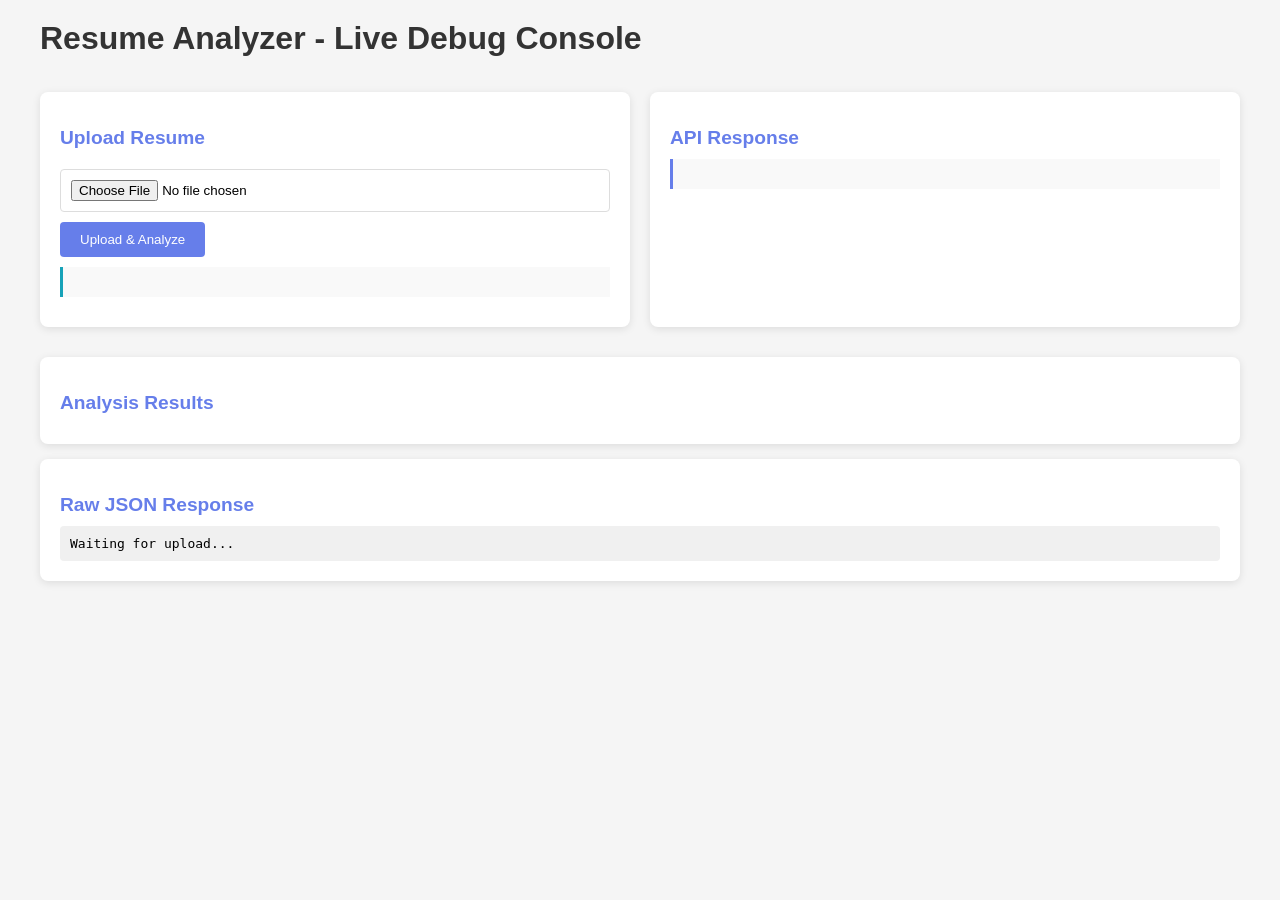
<file: frontend/debug.html>
<!DOCTYPE html>
<html>
<head>
    <title>Resume Analyzer - Live Debug</title>
    <style>
        * { margin: 0; padding: 0; box-sizing: border-box; }
        body { font-family: 'Segoe UI', Tahoma, Geneva, Verdana, sans-serif; padding: 20px; background: #f5f5f5; }
        .container { max-width: 1200px; margin: 0 auto; }
        .section { background: white; padding: 20px; margin: 15px 0; border-radius: 8px; box-shadow: 0 2px 8px rgba(0,0,0,0.1); }
        h1 { color: #333; margin-bottom: 20px; }
        h2 { color: #667eea; margin: 15px 0 10px 0; font-size: 1.2em; }
        input { padding: 10px; margin: 10px 0; width: 100%; border: 1px solid #ddd; border-radius: 4px; }
        button { padding: 10px 20px; background: #667eea; color: white; border: none; cursor: pointer; border-radius: 4px; margin-right: 10px; }
        button:hover { background: #5568d3; }
        .log { background: #f9f9f9; padding: 15px; margin: 10px 0; border-left: 3px solid #667eea; font-family: monospace; font-size: 0.9em; max-height: 300px; overflow-y: auto; }
        .error { border-left-color: #dc3545; color: #dc3545; }
        .success { border-left-color: #28a745; color: #28a745; }
        .info { border-left-color: #17a2b8; color: #17a2b8; }
        pre { background: #f0f0f0; padding: 10px; border-radius: 4px; overflow-x: auto; }
        .skill-badge { display: inline-block; background: #e3f2fd; color: #1976d2; padding: 5px 10px; margin: 3px; border-radius: 20px; }
        .grid { display: grid; grid-template-columns: 1fr 1fr; gap: 20px; }
    </style>
</head>
<body>
    <div class="container">
        <h1>Resume Analyzer - Live Debug Console</h1>
        
        <div class="grid">
            <!-- Upload Section -->
            <div class="section">
                <h2>Upload Resume</h2>
                <input type="file" id="fileInput" accept=".txt,.pdf,.docx" />
                <button onclick="uploadResume()">Upload & Analyze</button>
                <div id="uploadLog" class="log info"></div>
            </div>
            
            <!-- API Response Section -->
            <div class="section">
                <h2>API Response</h2>
                <div id="responseLog" class="log"></div>
            </div>
        </div>
        
        <!-- Results Section -->
        <div class="section">
            <h2>Analysis Results</h2>
            <div id="results"></div>
        </div>
        
        <!-- Full Response -->
        <div class="section">
            <h2>Raw JSON Response</h2>
            <pre id="rawResponse">Waiting for upload...</pre>
        </div>
    </div>
    
    <script>
        const API_BASE = 'http://127.0.0.1:5000/api';
        
        function log(element, message, type = 'info') {
            const logDiv = document.getElementById(element);
            const timestamp = new Date().toLocaleTimeString();
            const className = type === 'error' ? 'error' : type === 'success' ? 'success' : 'info';
            logDiv.innerHTML = `<div class="${className}">[${timestamp}] ${message}</div>` + logDiv.innerHTML;
        }
        
        async function uploadResume() {
            const fileInput = document.getElementById('fileInput');
            const file = fileInput.files[0];
            
            if (!file) {
                log('uploadLog', 'ERROR: No file selected', 'error');
                return;
            }
            
            log('uploadLog', `Selected file: ${file.name} (${(file.size/1024).toFixed(2)}KB)`, 'info');
            log('uploadLog', `Uploading to ${API_BASE}/resume/analyze...`, 'info');
            
            try {
                const formData = new FormData();
                formData.append('file', file);
                
                const response = await fetch(API_BASE + '/resume/analyze', {
                    method: 'POST',
                    body: formData,
                    cache: 'no-store'
                });
                
                log('uploadLog', `API Response Status: ${response.status}`, response.ok ? 'success' : 'error');
                
                if (!response.ok) {
                    const error = await response.text();
                    log('responseLog', `HTTP Error: ${error}`, 'error');
                    log('uploadLog', `HTTP Error: ${error}`, 'error');
                    return;
                }
                
                const data = await response.json();
                log('uploadLog', 'Response received & parsed', 'success');
                log('responseLog', `Status: OK`, 'success');
                
                // Display raw JSON
                document.getElementById('rawResponse').textContent = JSON.stringify(data, null, 2);
                
                // Display formatted results
                displayResults(data);
                
            } catch (e) {
                log('uploadLog', `ERROR: ${e.message}`, 'error');
                log('responseLog', `FETCH ERROR: ${e.message}`, 'error');
            }
        }
        
        function displayResults(data) {
            const resultsDiv = document.getElementById('results');
            let html = '';
            
            // Score
            html += `<h3 style="color: #667eea;">Resume Score: ${(data.resume_score || 0).toFixed(1)}%</h3>`;
            
            // Skills
            const skills = data.detected_skills || [];
            html += `<h3 style="margin-top: 15px;">Skills Detected (${skills.length}):</h3>`;
            if (skills.length > 0) {
                skills.forEach(skill => {
                    html += `<span class="skill-badge">${skill}</span>`;
                });
            } else {
                html += '<p style="color: #999;">No skills detected</p>';
            }
            
            // Missing Skills
            const missing = data.missing_skills || [];
            html += `<h3 style="margin-top: 15px;">Missing Skills (${missing.length}):</h3>`;
            if (missing.length > 0) {
                missing.forEach(skill => {
                    html += `<span class="skill-badge" style="background: #ffebee; color: #c62828;">${skill}</span>`;
                });
            }
            
            // Recommendations
            const roles = data.recommended_roles || [];
            if (roles.length > 0) {
                html += `<h3 style="margin-top: 15px;">Recommended Roles:</h3>`;
                roles.forEach(role => {
                    html += `<div style="background: #f0f7ff; padding: 10px; margin: 10px 0; border-radius: 4px; border-left: 4px solid #667eea;">
                        <strong>${typeof role === 'string' ? role : role.role}</strong>
                    </div>`;
                });
            }
            
            resultsDiv.innerHTML = html;
            log('responseLog', 'Results displayed', 'success');
        }
    </script>
</body>
</html>
</file>
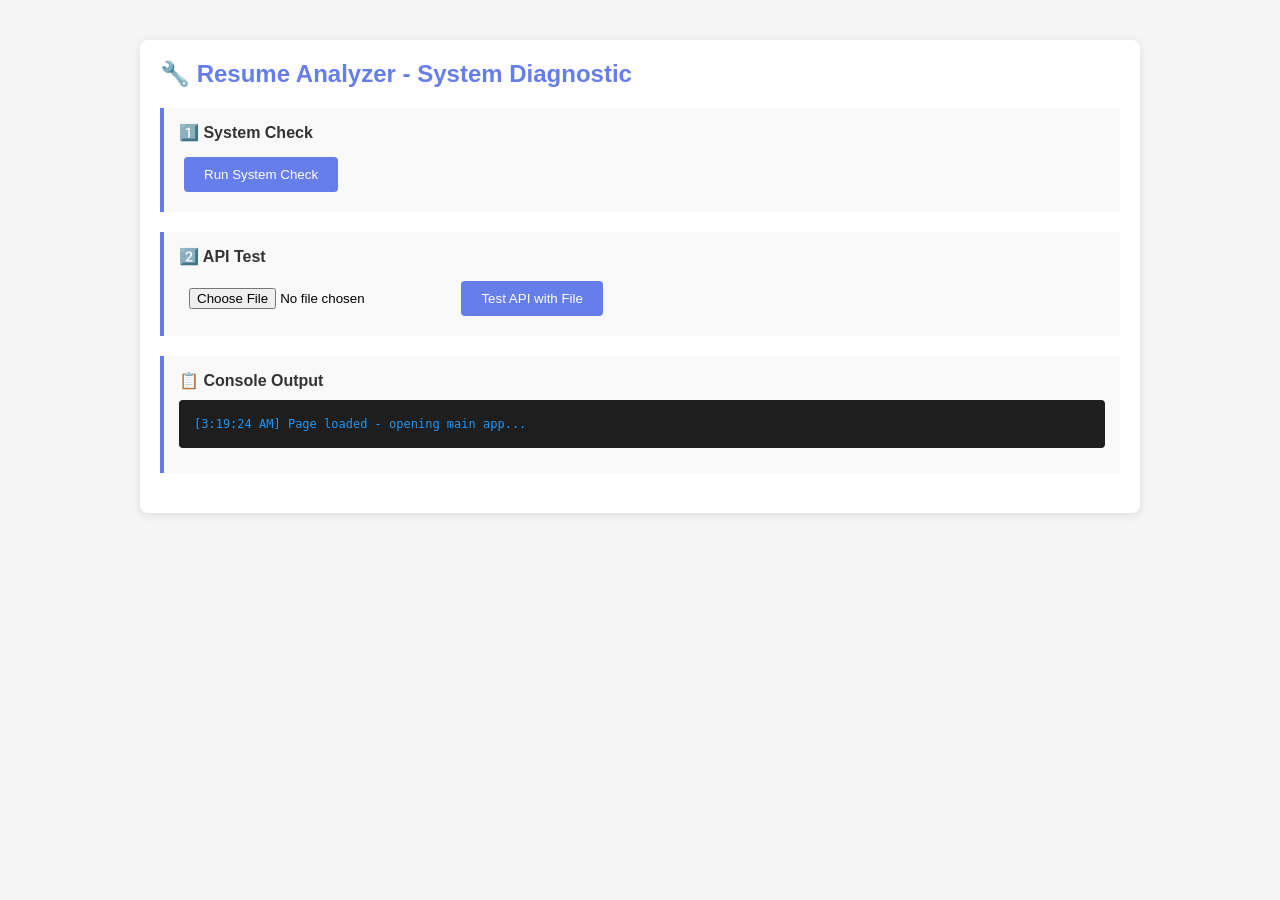
<file: frontend/diagnostic.html>
<!DOCTYPE html>
<html lang="en">
<head>
    <meta charset="UTF-8">
    <meta name="viewport" content="width=device-width, initial-scale=1.0">
    <title>Resume Analyzer - Diagnostic Test</title>
    <style>
        * { margin: 0; padding: 0; box-sizing: border-box; }
        body { font-family: 'Segoe UI', Tahoma, Geneva, Verdana, sans-serif; background: #f5f5f5; padding: 20px; }
        .container { max-width: 1000px; margin: 0 auto; }
        .panel { background: white; border-radius: 8px; padding: 20px; margin: 20px 0; box-shadow: 0 2px 10px rgba(0,0,0,0.1); }
        .title { color: #667eea; font-size: 24px; font-weight: bold; margin-bottom: 20px; }
        .test-section { margin: 20px 0; padding: 15px; background: #f9f9f9; border-left: 4px solid #667eea; }
        .test-title { font-weight: bold; color: #333; margin-bottom: 10px; }
        button { padding: 10px 20px; margin: 5px; background: #667eea; color: white; border: none; border-radius: 4px; cursor: pointer; }
        button:hover { background: #764ba2; }
        .log { background: #1e1e1e; color: #00ff00; padding: 15px; border-radius: 4px; font-family: monospace; font-size: 12px; max-height: 400px; overflow-y: auto; margin: 10px 0; }
        .log-line { margin: 2px 0; }
        .success { color: #4caf50; }
        .error { color: #f44336; }
        .info { color: #2196f3; }
        .warning { color: #ff9800; }
        input[type="file"] { padding: 10px; }
    </style>
</head>
<body>
    <div class="container">
        <div class="panel">
            <div class="title">🔧 Resume Analyzer - System Diagnostic</div>
            
            <div class="test-section">
                <div class="test-title">1️⃣ System Check</div>
                <button onclick="runSystemCheck()">Run System Check</button>
            </div>
            
            <div class="test-section">
                <div class="test-title">2️⃣ API Test</div>
                <input type="file" id="testFile" accept=".pdf,.docx,.txt" />
                <button onclick="runAPITest()">Test API with File</button>
            </div>
            
            <div class="test-section">
                <div class="test-title">📋 Console Output</div>
                <div class="log" id="logOutput"></div>
            </div>
        </div>
    </div>

    <script>
        const API_BASE = 'http://127.0.0.1:5000/api';
        const logOutput = document.getElementById('logOutput');

        function addLog(message, type = 'info') {
            const timestamp = new Date().toLocaleTimeString();
            const div = document.createElement('div');
            div.className = 'log-line ' + type;
            div.textContent = `[${timestamp}] ${message}`;
            logOutput.appendChild(div);
            logOutput.scrollTop = logOutput.scrollHeight;
            console.log(`[${type}]`, message);
        }

        function clearLog() {
            logOutput.innerHTML = '';
        }

        function runSystemCheck() {
            clearLog();
            addLog('=== SYSTEM CHECK START ===', 'info');
            
            // Check if functions exist
            if (typeof window.analyzeResume === 'function') {
                addLog('✓ analyzeResume function exists', 'success');
            } else {
                addLog('✗ analyzeResume function NOT FOUND', 'error');
            }
            
            // Check if elements exist
            const resumeFile = document.getElementById('resumeFile');
            const analyzeBtn = document.getElementById('analyzeBtn');
            const resultsDiv = document.getElementById('results');
            
            if (resumeFile) {
                addLog('✓ resumeFile input element found', 'success');
            } else {
                addLog('✗ resumeFile input NOT FOUND', 'error');
            }
            
            if (analyzeBtn) {
                addLog('✓ analyzeBtn button element found', 'success');
            } else {
                addLog('✗ analyzeBtn button NOT FOUND', 'error');
            }
            
            if (resultsDiv) {
                addLog('✓ results div element found', 'success');
            } else {
                addLog('✗ results div NOT FOUND', 'error');
            }
            
            // Check API connectivity
            addLog('Testing API connectivity...', 'info');
            fetch(API_BASE + '/resume/analyze', { method: 'OPTIONS' })
                .then(res => {
                    addLog('✓ API is responding (Status: ' + res.status + ')', 'success');
                })
                .catch(err => {
                    addLog('✗ API connection failed: ' + err.message, 'error');
                });
            
            addLog('=== SYSTEM CHECK COMPLETE ===', 'info');
        }

        function runAPITest() {
            clearLog();
            addLog('=== API TEST START ===', 'info');
            
            const fileInput = document.getElementById('testFile');
            const file = fileInput.files[0];
            
            if (!file) {
                addLog('✗ No file selected', 'error');
                return;
            }
            
            addLog('File selected: ' + file.name + ' (' + (file.size / 1024).toFixed(2) + ' KB)', 'info');
            
            const formData = new FormData();
            formData.append('file', file);
            
            addLog('Sending to: ' + API_BASE + '/resume/analyze', 'info');
            
            fetch(API_BASE + '/resume/analyze', {
                method: 'POST',
                body: formData
            })
            .then(res => {
                addLog('Response status: ' + res.status, 'info');
                return res.json();
            })
            .then(data => {
                addLog('✓ Data received successfully', 'success');
                
                if (data.error) {
                    addLog('✗ API Error: ' + data.error, 'error');
                    return;
                }
                
                // Check what data we got
                const skillsFound = data.skills_found || [];
                const missingSkills = data.missing_skills || [];
                const analysis = data.analysis || {};
                const roles = data.role_recommendations || [];
                const jobs = data.job_matches || [];
                
                addLog('Skills found: ' + skillsFound.length, 'success');
                if (skillsFound.length > 0) {
                    addLog('  Sample: ' + skillsFound.slice(0, 3).join(', '), 'info');
                }
                
                addLog('Missing skills: ' + missingSkills.length, 'info');
                
                addLog('Analysis sections: ' + Object.keys(analysis).length, 'success');
                const analysisKeys = Object.keys(analysis);
                analysisKeys.forEach(key => {
                    if (Array.isArray(analysis[key])) {
                        addLog('  ' + key + ': ' + analysis[key].length + ' items', 'info');
                    }
                });
                
                addLog('Role recommendations: ' + roles.length, 'success');
                addLog('Job matches: ' + jobs.length, 'success');
                
                addLog('=== API TEST COMPLETE - ALL SYSTEMS GO ===', 'success');
            })
            .catch(err => {
                addLog('✗ Fetch error: ' + err.message, 'error');
                addLog('Stack: ' + err.stack.substring(0, 100), 'error');
            });
        }

        // Auto-run system check on load
        window.addEventListener('load', () => {
            addLog('Page loaded - opening main app...', 'info');
        });
    </script>
</body>
</html>
</file>
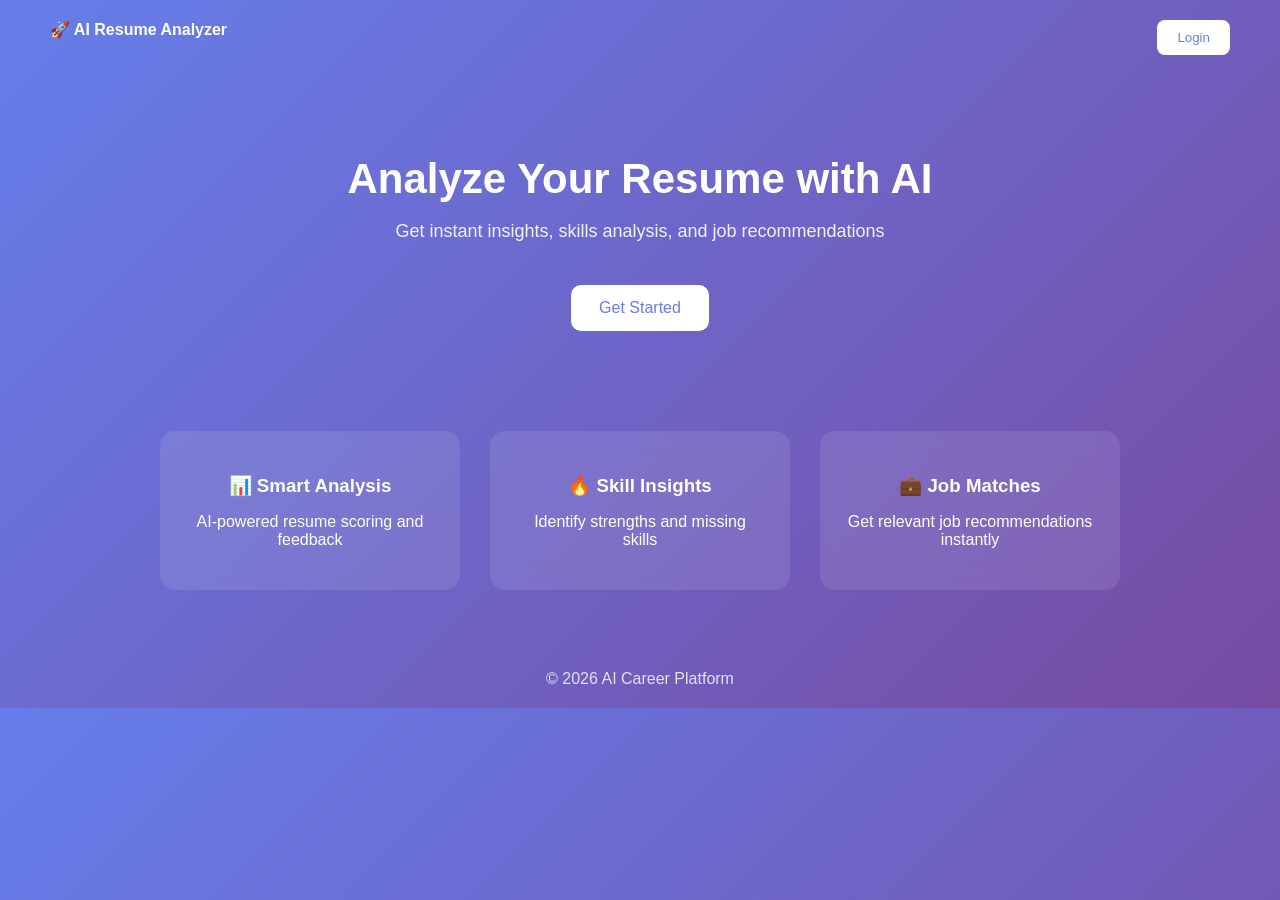
<file: frontend/landing.html>
<!DOCTYPE html>
<html lang="en">
<head>
<meta charset="UTF-8">
<meta name="viewport" content="width=device-width, initial-scale=1.0">
<title>AI Resume Analyzer</title>

<style>
body {
    margin: 0;
    font-family: 'Segoe UI', sans-serif;
    background: linear-gradient(135deg, #667eea, #764ba2);
    color: white;
}

/* Navbar */
.navbar {
    display: flex;
    justify-content: space-between;
    padding: 20px 50px;
    font-weight: bold;
}

.navbar button {
    padding: 10px 20px;
    border: none;
    border-radius: 8px;
    cursor: pointer;
    background: white;
    color: #667eea;
}

/* Hero */
.hero {
    text-align: center;
    margin-top: 80px;
}

.hero h1 {
    font-size: 42px;
    margin-bottom: 15px;
}

.hero p {
    font-size: 18px;
    opacity: 0.9;
}

.hero button {
    margin-top: 25px;
    padding: 14px 28px;
    border: none;
    border-radius: 10px;
    background: white;
    color: #667eea;
    font-size: 16px;
    cursor: pointer;
    transition: 0.3s;
}

.hero button:hover {
    transform: scale(1.05);
}

/* Features */
.features {
    margin-top: 100px;
    display: flex;
    justify-content: center;
    gap: 30px;
    flex-wrap: wrap;
}

.card {
    background: rgba(255,255,255,0.1);
    padding: 25px;
    border-radius: 15px;
    width: 250px;
    text-align: center;
    backdrop-filter: blur(10px);
}

.card h3 {
    margin-bottom: 10px;
}

/* Footer */
.footer {
    text-align: center;
    margin: 80px 0 20px;
    opacity: 0.8;
}
</style>
</head>

<body>

<div class="navbar">
    <div>🚀 AI Resume Analyzer</div>
    <button onclick="goToLogin()">Login</button>
</div>

<div class="hero">
    <h1>Analyze Your Resume with AI</h1>
    <p>Get instant insights, skills analysis, and job recommendations</p>
    <button onclick="goToLogin()">Get Started</button>
</div>

<div class="features">
    <div class="card">
        <h3>📊 Smart Analysis</h3>
        <p>AI-powered resume scoring and feedback</p>
    </div>
    <div class="card">
        <h3>🔥 Skill Insights</h3>
        <p>Identify strengths and missing skills</p>
    </div>
    <div class="card">
        <h3>💼 Job Matches</h3>
        <p>Get relevant job recommendations instantly</p>
    </div>
</div>

<div class="footer">
    © 2026 AI Career Platform
</div>

<script>
function goToLogin() {
    window.location.href = "/login";
}
</script>

</body>
</html>
</file>
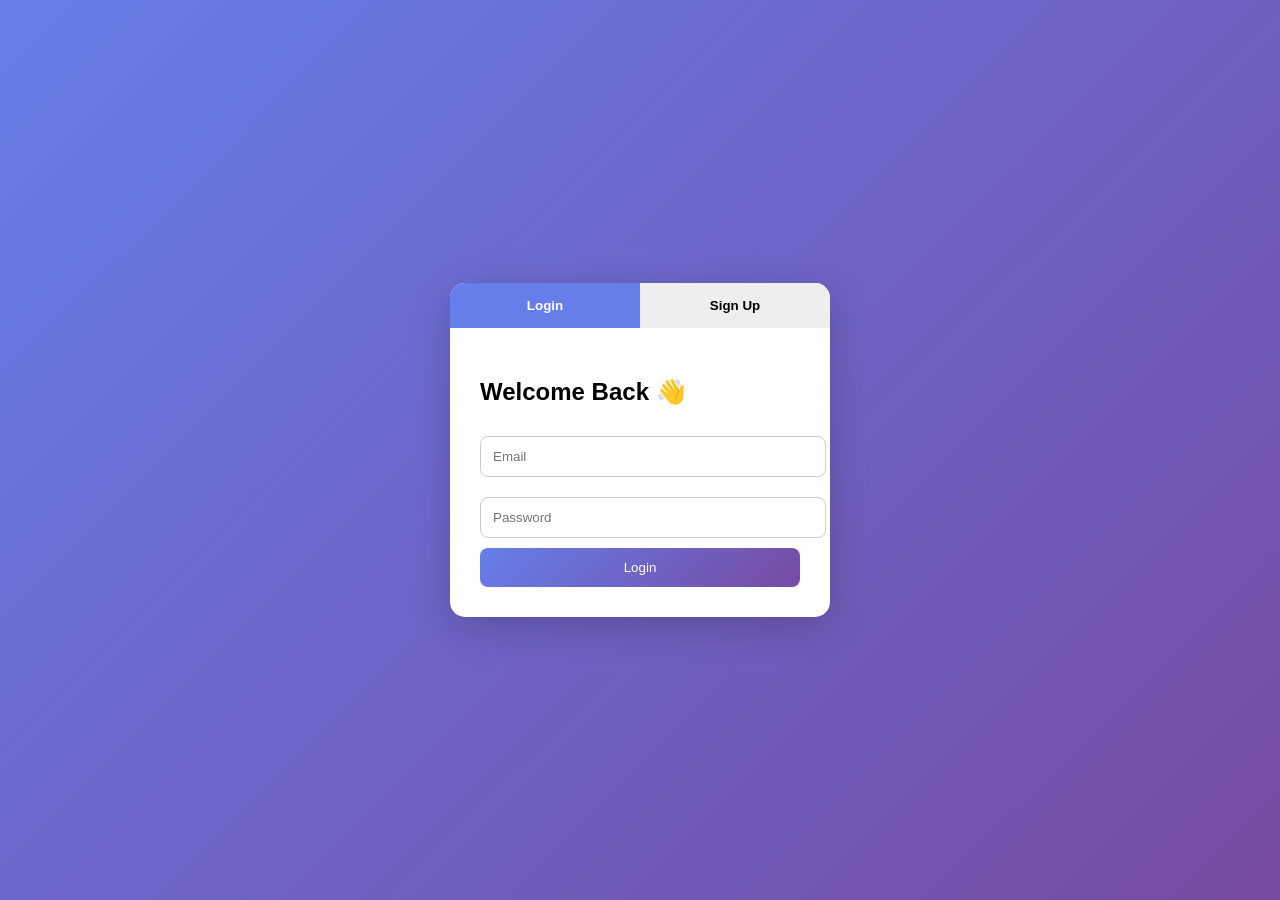
<file: frontend/login.html>
<!DOCTYPE html>
<html lang="en">
<head>
<meta charset="UTF-8">
<meta name="viewport" content="width=device-width, initial-scale=1.0">
<title>Login | AI Career Platform</title>

<style>
body {
    margin: 0;
    font-family: 'Segoe UI', sans-serif;
    background: linear-gradient(135deg, #667eea, #764ba2);
    height: 100vh;
    display: flex;
    justify-content: center;
    align-items: center;
}

.container {
    width: 380px;
    background: white;
    border-radius: 15px;
    box-shadow: 0 10px 40px rgba(0,0,0,0.2);
    overflow: hidden;
}

.tabs {
    display: flex;
}

.tabs button {
    flex: 1;
    padding: 15px;
    border: none;
    background: #eee;
    cursor: pointer;
    font-weight: bold;
}

.tabs button.active {
    background: #667eea;
    color: white;
}

.form {
    padding: 30px;
    display: none;
}

.form.active {
    display: block;
}

input {
    width: 100%;
    padding: 12px;
    margin: 10px 0;
    border-radius: 8px;
    border: 1px solid #ccc;
}

.btn {
    width: 100%;
    padding: 12px;
    background: linear-gradient(135deg, #667eea, #764ba2);
    color: white;
    border: none;
    border-radius: 8px;
    cursor: pointer;
}
</style>
</head>

<body>

<div class="container">

    <div class="tabs">
        <button id="loginTab" class="active" onclick="showForm('login')">Login</button>
        <button id="signupTab" onclick="showForm('signup')">Sign Up</button>
    </div>

    <!-- LOGIN -->
    <div id="loginForm" class="form active">
        <h2>Welcome Back 👋</h2>
        <input id="loginEmail" type="email" placeholder="Email">
        <input id="loginPassword" type="password" placeholder="Password">
        <button class="btn" onclick="loginUser()">Login</button>
    </div>

    <!-- SIGNUP -->
    <div id="signupForm" class="form">
        <h2>Create Account 🚀</h2>
        <input id="signupName" type="text" placeholder="Full Name">
        <input id="signupEmail" type="email" placeholder="Email">
        <input id="signupPassword" type="password" placeholder="Password">
        <button class="btn" onclick="signupUser()">Sign Up</button>
    </div>

</div>

<script>
// SWITCH FORMS
function showForm(type) {
    document.getElementById("loginForm").classList.remove("active");
    document.getElementById("signupForm").classList.remove("active");

    document.getElementById("loginTab").classList.remove("active");
    document.getElementById("signupTab").classList.remove("active");

    if (type === "login") {
        document.getElementById("loginForm").classList.add("active");
        document.getElementById("loginTab").classList.add("active");
    } else {
        document.getElementById("signupForm").classList.add("active");
        document.getElementById("signupTab").classList.add("active");
    }
}

// LOGIN
async function loginUser() {
    const email = document.getElementById("loginEmail").value;
    const password = document.getElementById("loginPassword").value;

    const res = await fetch('/api/login', {
        method: 'POST',
        headers: { 'Content-Type': 'application/json' },
        body: JSON.stringify({ email, password })
    });

    const data = await res.json();

    if (res.ok) {
        localStorage.setItem("userName", data.name);
        window.location.href = "/home";
    } else {
        alert(data.error || "Login failed");
    }
}

// SIGNUP
async function signupUser() {
    const name = document.getElementById("signupName").value;
    const email = document.getElementById("signupEmail").value;
    const password = document.getElementById("signupPassword").value;

    const res = await fetch('/api/signup', {
        method: 'POST',
        headers: { 'Content-Type': 'application/json' },
        body: JSON.stringify({ name, email, password })
    });

    const data = await res.json();

    if (res.ok) {
        alert("Signup successful! Now login.");
        showForm('login');
    } else {
        alert(data.error || "Signup failed");
    }
}
</script>

</body>
</html>
</file>
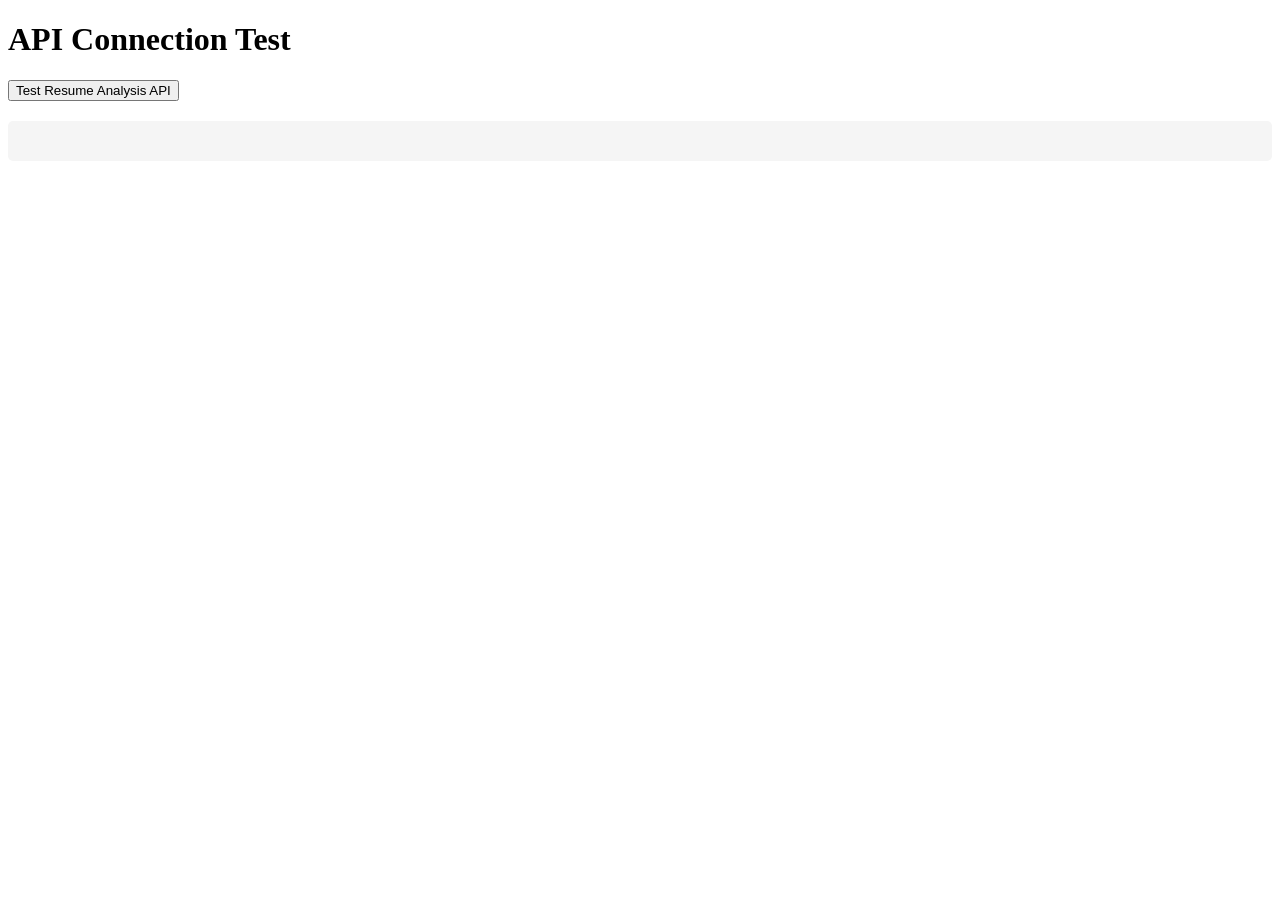
<file: frontend/test-api.html>
<!DOCTYPE html>
<html>
<head>
    <title>API Test</title>
</head>
<body>
    <h1>API Connection Test</h1>
    <button onclick="testAPI()">Test Resume Analysis API</button>
    <div id="result" style="margin-top: 20px; padding: 20px; background: #f5f5f5; border-radius: 5px;"></div>
    
    <script>
        async function testAPI() {
            const resultDiv = document.getElementById('result');
            resultDiv.innerHTML = 'Testing...';
            
            try {
                // Test 1: Check if server responds
                console.log('Test 1: Checking server...');
                let r = await fetch('http://127.0.0.1:5000/');
                console.log('Server response:', r.status);
                
                // Test 2: Check if API endpoint exists
                console.log('Test 2: Checking API endpoint...');
                r = await fetch('http://127.0.0.1:5000/api/resume/analyze', {method: 'OPTIONS'});
                console.log('API OPTIONS response:', r.status);
                
                // Test 3: Try actual upload
                console.log('Test 3: Testing file upload...');
                const formData = new FormData();
                const testFile = new File(['python java javascript'], 'test.txt', {type: 'text/plain'});
                formData.append('file', testFile);
                
                r = await fetch('http://127.0.0.1:5000/api/resume/analyze', {
                    method: 'POST',
                    body: formData
                });
                
                const data = await r.json();
                console.log('Upload response:', r.status, data);
                
                resultDiv.innerHTML = `
                    <h2>✅ API Working!</h2>
                    <pre>${JSON.stringify(data, null, 2)}</pre>
                `;
            } catch(e) {
                console.error('Error:', e);
                resultDiv.innerHTML = `<h2>❌ Error</h2><pre>${e.message}</pre>`;
            }
        }
    </script>
</body>
</html>
</file>
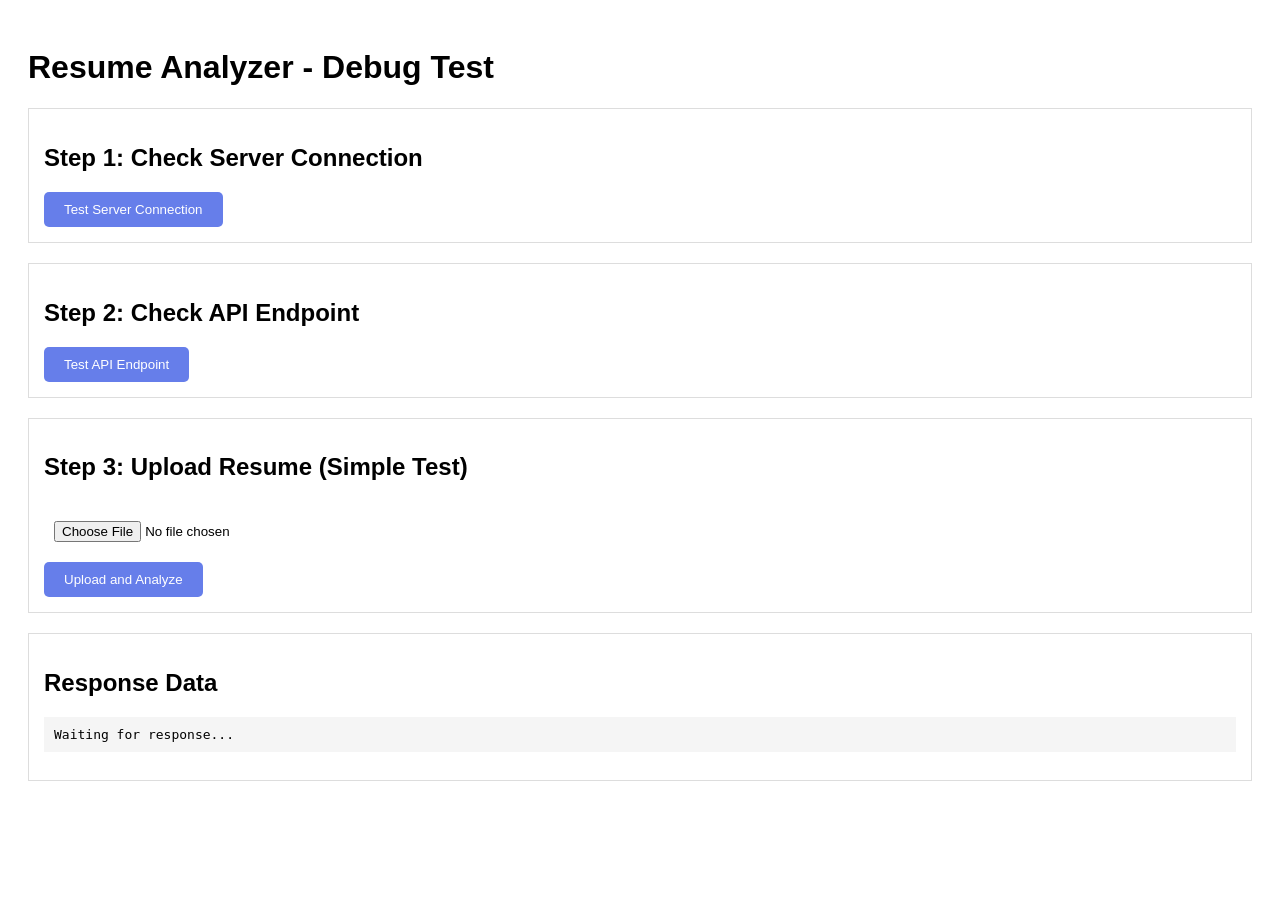
<file: frontend/test-resume.html>
<!DOCTYPE html>
<html>
<head>
    <title>Resume Analyzer - Simple Test</title>
    <style>
        body { font-family: Arial; padding: 20px; }
        .section { margin: 20px 0; padding: 15px; border: 1px solid #ddd; }
        button { padding: 10px 20px; background: #667eea; color: white; border: none; cursor: pointer; border-radius: 5px; }
        input { padding: 10px; margin: 10px 0; width: 100%; }
        pre { background: #f5f5f5; padding: 10px; overflow-x: auto; }
        .error { color: red; }
        .success { color: green; }
    </style>
</head>
<body>
    <h1>Resume Analyzer - Debug Test</h1>
    
    <div class="section">
        <h2>Step 1: Check Server Connection</h2>
        <button onclick="testServer()">Test Server Connection</button>
        <div id="serverResult"></div>
    </div>
    
    <div class="section">
        <h2>Step 2: Check API Endpoint</h2>
        <button onclick="testAPI()">Test API Endpoint</button>
        <div id="apiResult"></div>
    </div>
    
    <div class="section">
        <h2>Step 3: Upload Resume (Simple Test)</h2>
        <input type="file" id="testFile" accept=".txt,.pdf,.docx" />
        <button onclick="uploadFile()">Upload and Analyze</button>
        <div id="uploadResult"></div>
    </div>
    
    <div class="section">
        <h2>Response Data</h2>
        <pre id="responseData">Waiting for response...</pre>
    </div>
    
    <script>
        async function testServer() {
            const resultDiv = document.getElementById('serverResult');
            try {
                const r = await fetch('http://127.0.0.1:5000/');
                resultDiv.innerHTML = `<span class="success">Server Status: ${r.status} OK</span>`;
                console.log('Server test passed');
            } catch(e) {
                resultDiv.innerHTML = `<span class="error">Server Error: ${e.message}</span>`;
                console.error('Server test failed:', e);
            }
        }
        
        async function testAPI() {
            const resultDiv = document.getElementById('apiResult');
            try {
                const r = await fetch('http://127.0.0.1:5000/api/resume/analyze', {method: 'OPTIONS'});
                resultDiv.innerHTML = `<span class="success">API Status: ${r.status} OK</span>`;
                console.log('API test passed');
            } catch(e) {
                resultDiv.innerHTML = `<span class="error">API Error: ${e.message}</span>`;
                console.error('API test failed:', e);
            }
        }
        
        async function uploadFile() {
            const resultDiv = document.getElementById('uploadResult');
            const responseDiv = document.getElementById('responseData');
            const fileInput = document.getElementById('testFile');
            
            if (!fileInput.files[0]) {
                resultDiv.innerHTML = '<span class="error">Please select a file</span>';
                return;
            }
            
            resultDiv.innerHTML = 'Uploading...';
            
            try {
                const formData = new FormData();
                formData.append('file', fileInput.files[0]);
                
                console.log('Uploading file:', fileInput.files[0].name);
                
                const r = await fetch('http://127.0.0.1:5000/api/resume/analyze', {
                    method: 'POST',
                    body: formData,
                    cache: 'no-store'
                });
                
                console.log('Upload response status:', r.status);
                
                if (!r.ok) {
                    const error = await r.text();
                    throw new Error(`HTTP ${r.status}: ${error}`);
                }
                
                const data = await r.json();
                console.log('Analysis result:', data);
                
                resultDiv.innerHTML = '<span class="success">Upload successful! Check response below.</span>';
                responseDiv.textContent = JSON.stringify(data, null, 2);
                
            } catch(e) {
                resultDiv.innerHTML = `<span class="error">Upload Error: ${e.message}</span>`;
                responseDiv.textContent = e.message;
                console.error('Upload failed:', e);
            }
        }
        
        // Auto-test on page load
        window.addEventListener('load', () => {
            console.log('Page loaded - you can now test');
        });
    </script>
</body>
</html>
</file>
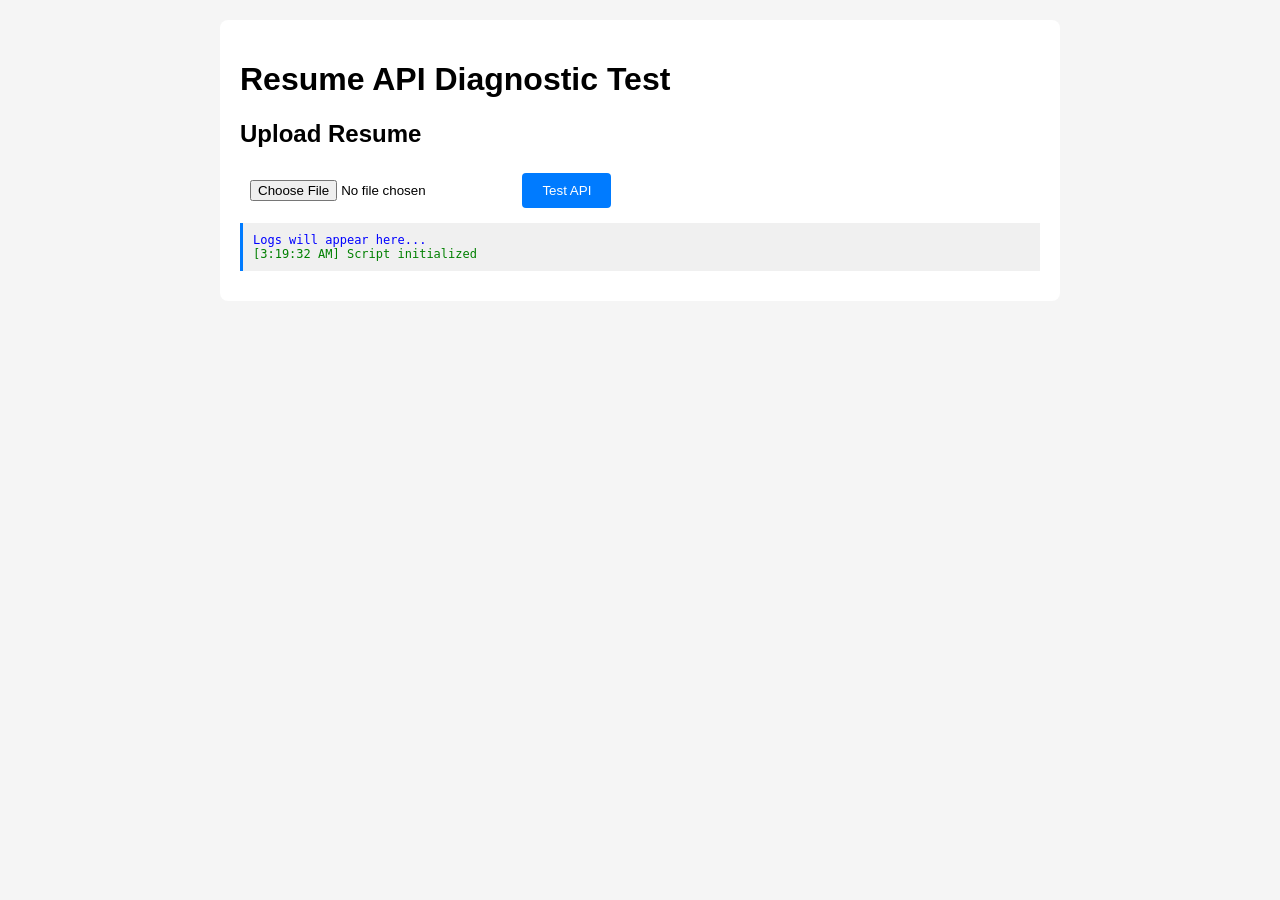
<file: frontend/test.html>
<!DOCTYPE html>
<html lang="en">
<head>
    <meta charset="UTF-8">
    <meta name="viewport" content="width=device-width, initial-scale=1.0">
    <title>API Test</title>
    <style>
        body { font-family: Arial; margin: 20px; background: #f5f5f5; }
        .container { max-width: 800px; margin: 0 auto; background: white; padding: 20px; border-radius: 8px; }
        .log { background: #f0f0f0; padding: 10px; margin: 10px 0; border-left: 3px solid #007bff; font-family: monospace; font-size: 12px; max-height: 400px; overflow-y: auto; }
        button { padding: 10px 20px; margin: 5px; cursor: pointer; background: #007bff; color: white; border: none; border-radius: 4px; }
        input[type="file"] { padding: 10px; }
        .success { color: green; }
        .error { color: red; }
        .info { color: blue; }
    </style>
</head>
<body>
    <div class="container">
        <h1>Resume API Diagnostic Test</h1>
        
        <div>
            <h2>Upload Resume</h2>
            <input type="file" id="resumeFile" accept=".pdf,.docx,.txt" />
            <button id="testBtn">Test API</button>
        </div>

        <div class="log" id="log">
            <div class="info">Logs will appear here...</div>
        </div>
    </div>

    <script>
        const API_BASE = 'http://127.0.0.1:5000/api';
        const logDiv = document.getElementById('log');

        function addLog(message, type = 'info') {
            const timestamp = new Date().toLocaleTimeString();
            const div = document.createElement('div');
            div.className = type;
            div.textContent = `[${timestamp}] ${message}`;
            logDiv.appendChild(div);
            logDiv.scrollTop = logDiv.scrollHeight;
            console.log(`[${type}]`, message);
        }

        document.getElementById('testBtn').addEventListener('click', async function() {
            addLog('Button clicked', 'info');
            
            const file = document.getElementById('resumeFile').files[0];
            if (!file) {
                addLog('No file selected', 'error');
                return;
            }

            addLog(`File selected: ${file.name}`, 'info');
            addLog(`File size: ${file.size} bytes`, 'info');
            
            const formData = new FormData();
            formData.append('file', file);

            addLog('Sending request to API...', 'info');
            
            try {
                const response = await fetch(`${API_BASE}/resume/analyze`, {
                    method: 'POST',
                    body: formData
                });

                addLog(`Response status: ${response.status}`, 'info');
                addLog(`Response headers: Content-Type = ${response.headers.get('content-type')}`, 'info');

                const data = await response.json();
                addLog(`Response received successfully!`, 'success');
                addLog(`Data keys: ${Object.keys(data).join(', ')}`, 'info');
                
                if (data.error) {
                    addLog(`Error from API: ${data.error}`, 'error');
                } else {
                    addLog(`Skills found: ${data.skills_found.join(', ')}`, 'success');
                    addLog(`Role recommendations: ${data.role_recommendations.length} roles`, 'success');
                    addLog(`Job matches: ${data.job_matches.length} jobs`, 'success');
                }
            } catch (error) {
                addLog(`Fetch failed: ${error.message}`, 'error');
                addLog(`Error details: ${error.stack}`, 'error');
            }
        });

        addLog('Script initialized', 'success');
    </script>
</body>
</html>
</file>
